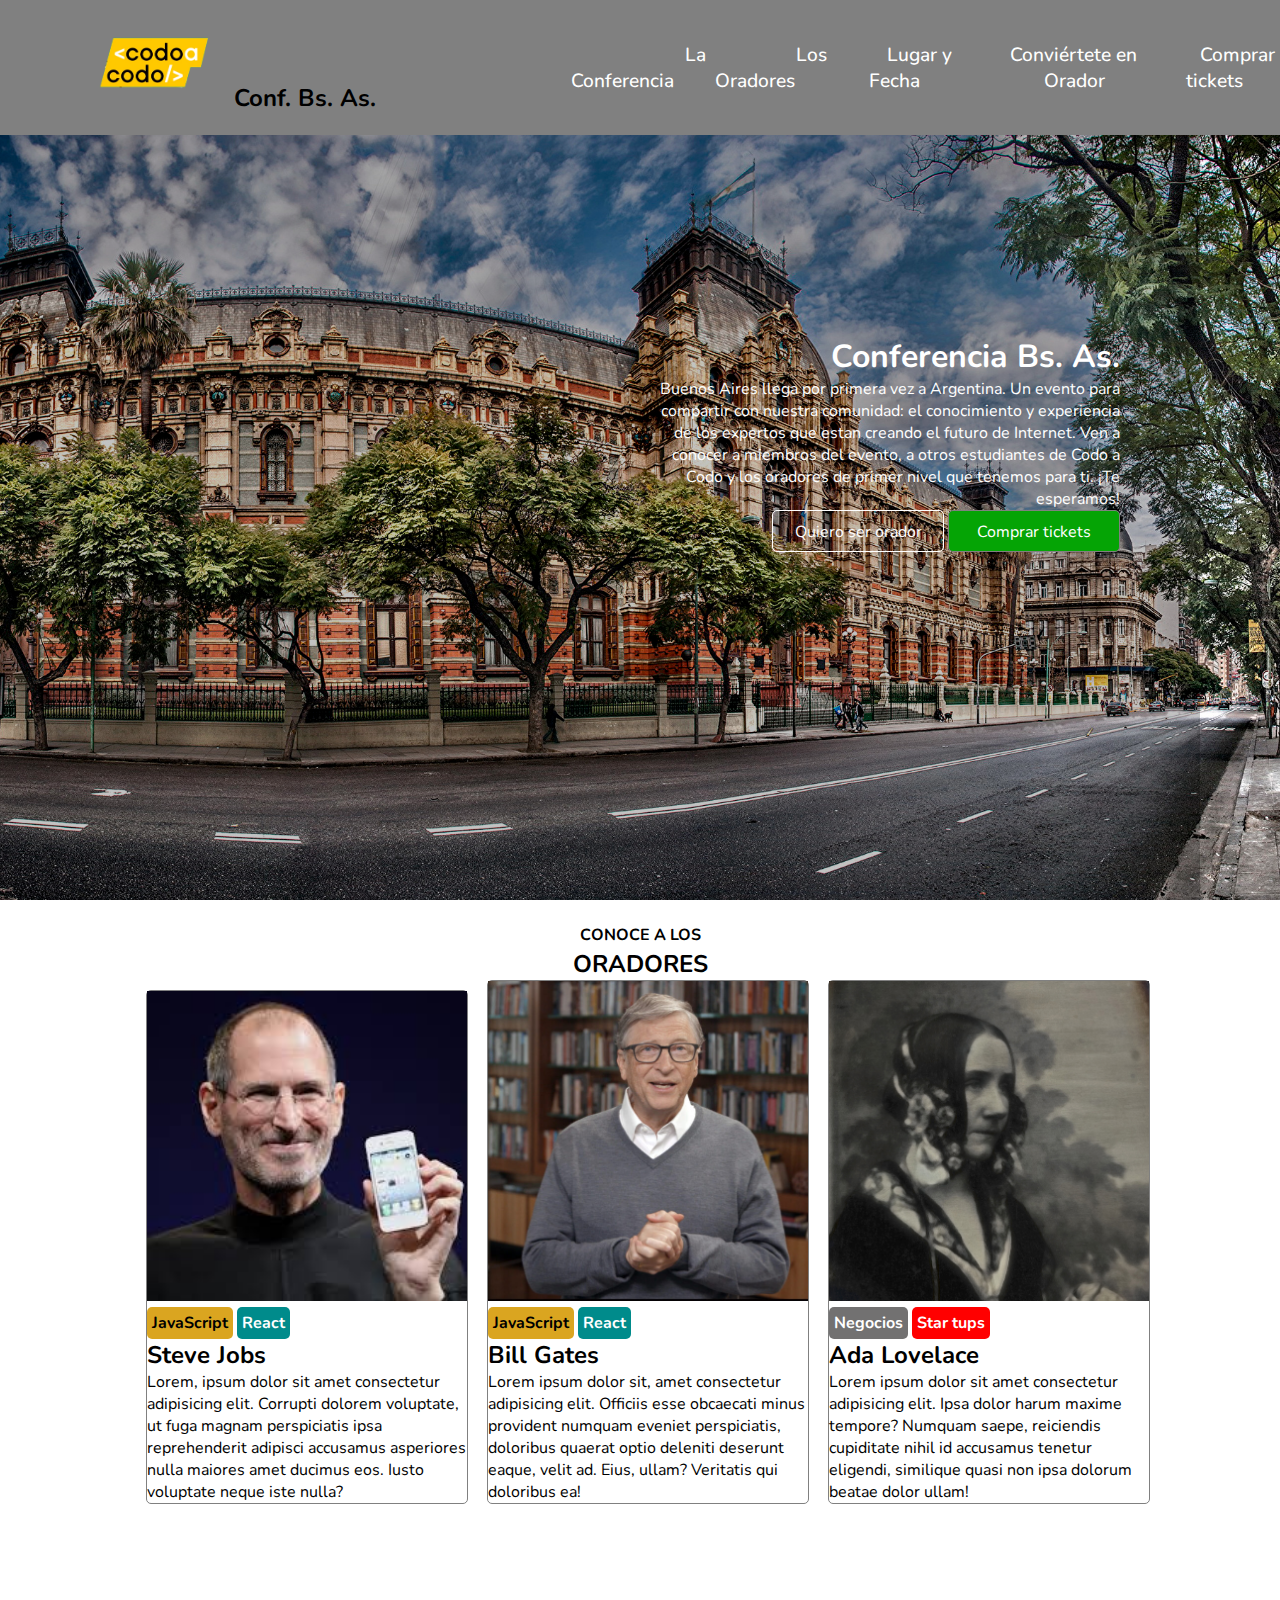
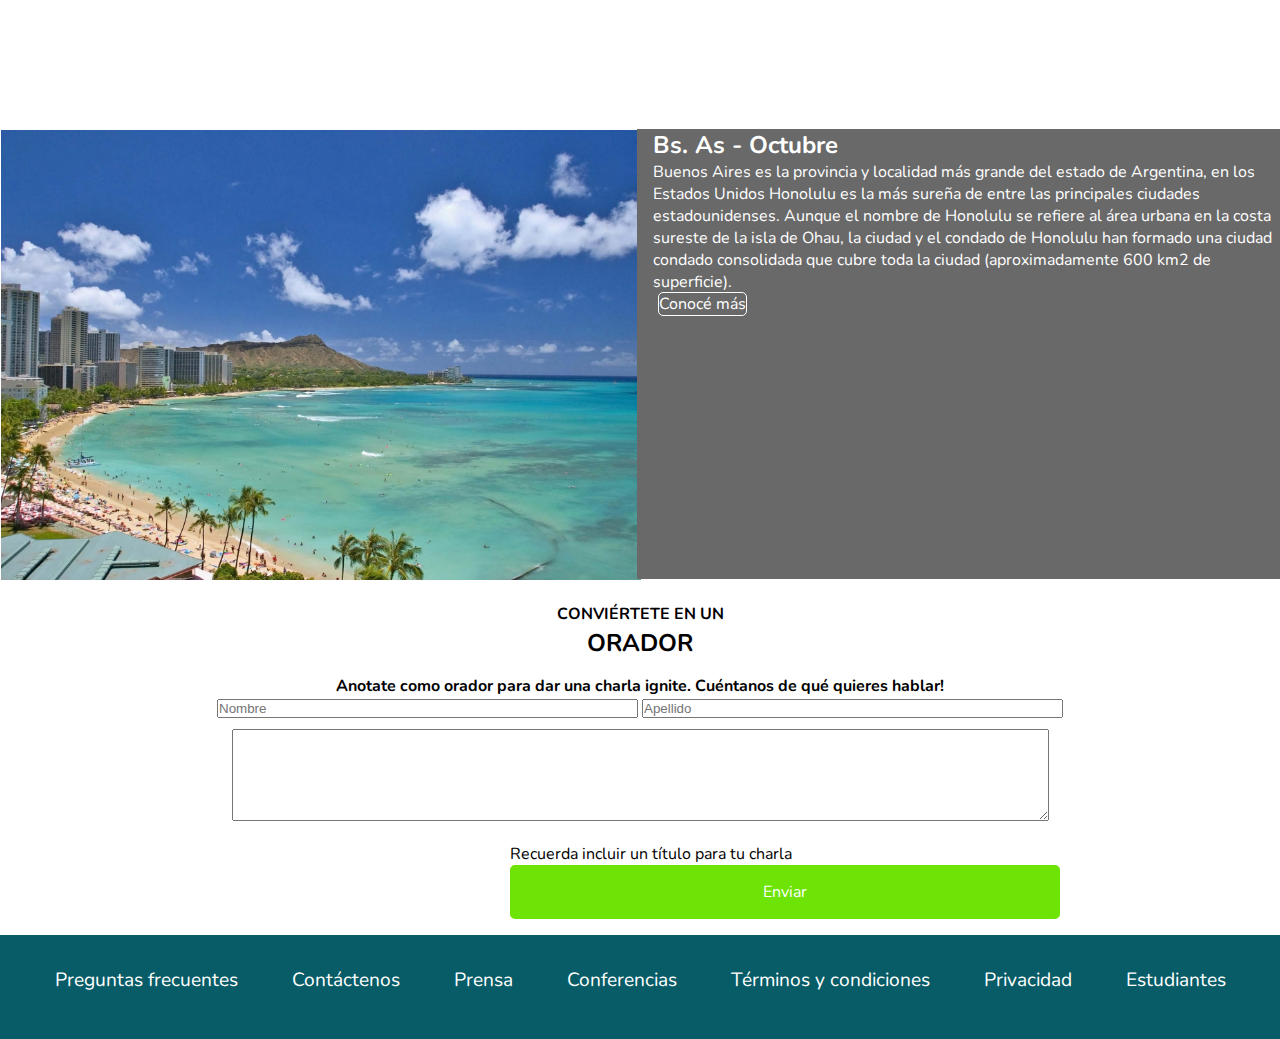
<file: index.html>
<!DOCTYPE html>
<html lang="en">
<head>
    <meta charset="UTF-8">
    <meta http-equiv="X-UA-Compatible" content="IE=edge">
    <meta name="viewport" content="width=>, initial-scale=1.0">
    <title>Proyecto</title>
    <link rel="stylesheet" href="./css/estilo.css">
    <link rel="shortcut icon" href="favicon.ico" type="image/x-icon">

</head>
<body>
    <header class="header">
        <div class="headerNav">
            <div class="contenedorLogo">
                <a href=""><img src="./assets/img/codoacodo.png"alt="Logo"></a>
                <h2>Conf. Bs. As.</h2>
            </div>
            <nav class="navegacion">
                <ul class="listaNav">
                    <li><a class="linkNav" href="#laConferencia">La Conferencia</a></li>
                    <li><a class="linkNav" href="#losOradores">Los Oradores</a></li>
                    <li><a class="linkNav" href="#lugaryFecha">Lugar y Fecha</a></li>
                    <li><a class="linkNav" href="#convierteteEnOrador">Conviértete en Orador</a></li>
                    <li><a class="linkNav" href="./pages/comprar_tickets.html">Comprar tickets</a></li>
                </ul>
            </nav>
        </div>
        <section id="laConferencia" class="laConferencia">
            <div class="imagConferencia">
                
                <div class="textoConferencia">
                    <h1>Conferencia Bs. As.</h1>
                    <p>Buenos Aires llega por primera vez a Argentina. Un evento para compartir con nuestra comunidad: el conocimiento y experiencia de los expertos que estan creando el futuro de Internet. Ven a conocer a miembros del evento, a otros estudiantes de Codo a Codo y los oradores de primer nivel que tenemos para ti. ¡Te esperamos!</p>
                    <a class="ancla1" href="./index.html#convierteteEnOrador">Quiero ser orador</a>
                    <a class="ancla2" href="#">Comprar tickets</a>
                </div>
            </div>
            </section>
    </header>
    <main>
        <section id="losOradores" class="sectionOradores">
            <h2><span class="tituloConoce">CONOCE A LOS</span><br> ORADORES</h2>
            <div class="padreCards">
                <div class="card">
                    <img src="./assets/img/steve.jpg" alt="Steve Jobs">
                            <div>
                                <h4 class="cardBody1">JavaScript</h4>
                                <h4 class="cardBody2">React</h4>
                            </div>
                    <h2>Steve Jobs</h2>
                    <p>Lorem, ipsum dolor sit amet consectetur adipisicing elit. Corrupti dolorem voluptate, ut fuga magnam perspiciatis ipsa reprehenderit adipisci accusamus asperiores nulla maiores amet ducimus eos. Iusto voluptate neque iste nulla?</p>
                </div >
                <div class="card" >
                    <img src="./assets/img/bill.jpg" alt="Bill Gates"> 
                        <div>
                            <h4 class="cardBody1">JavaScript</h4>
                            <h4 class="cardBody2">React</h4>
                        </div>
                    <h2>Bill Gates</h2>
                    <p>Lorem ipsum dolor sit, amet consectetur adipisicing elit. Officiis esse obcaecati minus provident numquam eveniet perspiciatis, doloribus quaerat optio deleniti deserunt eaque, velit ad. Eius, ullam? Veritatis qui doloribus ea!</p>
                </div>
                <div class="card">
                    <img src="./assets/img/ada.jpeg" alt="Ada Lovelace">
                        <div>
                            <h4 class="cardBody3">Negocios</h4>
                            <h4 class="cardBody4">Star tups</h4>
                        </div>
                    <h2>Ada Lovelace</h2>
                    <p>Lorem ipsum dolor sit amet consectetur adipisicing elit. Ipsa dolor harum maxime tempore? Numquam saepe, reiciendis cupiditate nihil id accusamus tenetur eligendi, similique quasi non ipsa dolorum beatae dolor ullam!</p>
                </div>
            </div>
        </section>
        <section id="lugaryFecha" class="lugaryFecha">
            <div class="left">
                <a href=""><img src="./assets/img/honolulu.jpg"alt="Honolulu"></a>   
            </div>
            <div class="right">
                <h2>Bs. As - Octubre</h2>
                <p>Buenos Aires es la provincia y localidad más grande del estado de Argentina, en los Estados Unidos Honolulu es la más sureña de entre las principales ciudades estadounidenses. Aunque el nombre de Honolulu se refiere al área urbana en la costa sureste de la isla de Ohau, la ciudad y el condado de Honolulu han formado una ciudad condado consolidada que cubre toda la ciudad (aproximadamente 600 km2 de superficie).</p>
                <a class="ancla3" href="">Conocé más</a>
            </div>
        </section>
        <section id="convierteteEnOrador" class="convierteteEnOrador">
            <h2><span class="tituloConviertete">CONVIÉRTETE EN UN</span><br> ORADOR</h2>
            <p><strong>Anotate como orador para dar una charla ignite. Cuéntanos de qué quieres hablar!</strong></P>
            <form action="" autocomplete="on">
                <div class="nombreApellido">
                    <input type="text" placeholder="Nombre" required size="50px">
                    <input type="text" placeholder="Apellido" required size="50px">
                </div>
                <div>
                    <textarea name="" id="" cols="100" rows="6" placeholder="Sobre qué quieres hablar?" required>
                    </textarea>
                </div>
                <div class="texto">
                    <p>Recuerda incluir un título para tu charla</p>
                </div>
                <div class="boton">
                    <a class="ancla4" href="">Enviar</a>
                </div>
            </form>
        </section>
    </main>
    <footer class="footer">
        <div>
            <a href="" class="linkFooter">Preguntas frecuentes</a>
            <a href="" class="linkFooter">Contáctenos</a>
            <a href="" class="linkFooter">Prensa</a>
            <a href="" class="linkFooter">Conferencias</a>
            <a href="" class="linkFooter">Términos y condiciones</a>
            <a href="" class="linkFooter">Privacidad</a>
            <a href="" class="linkFooter">Estudiantes</a>
        </div>
    </footer>
</body>
</html>
</file>
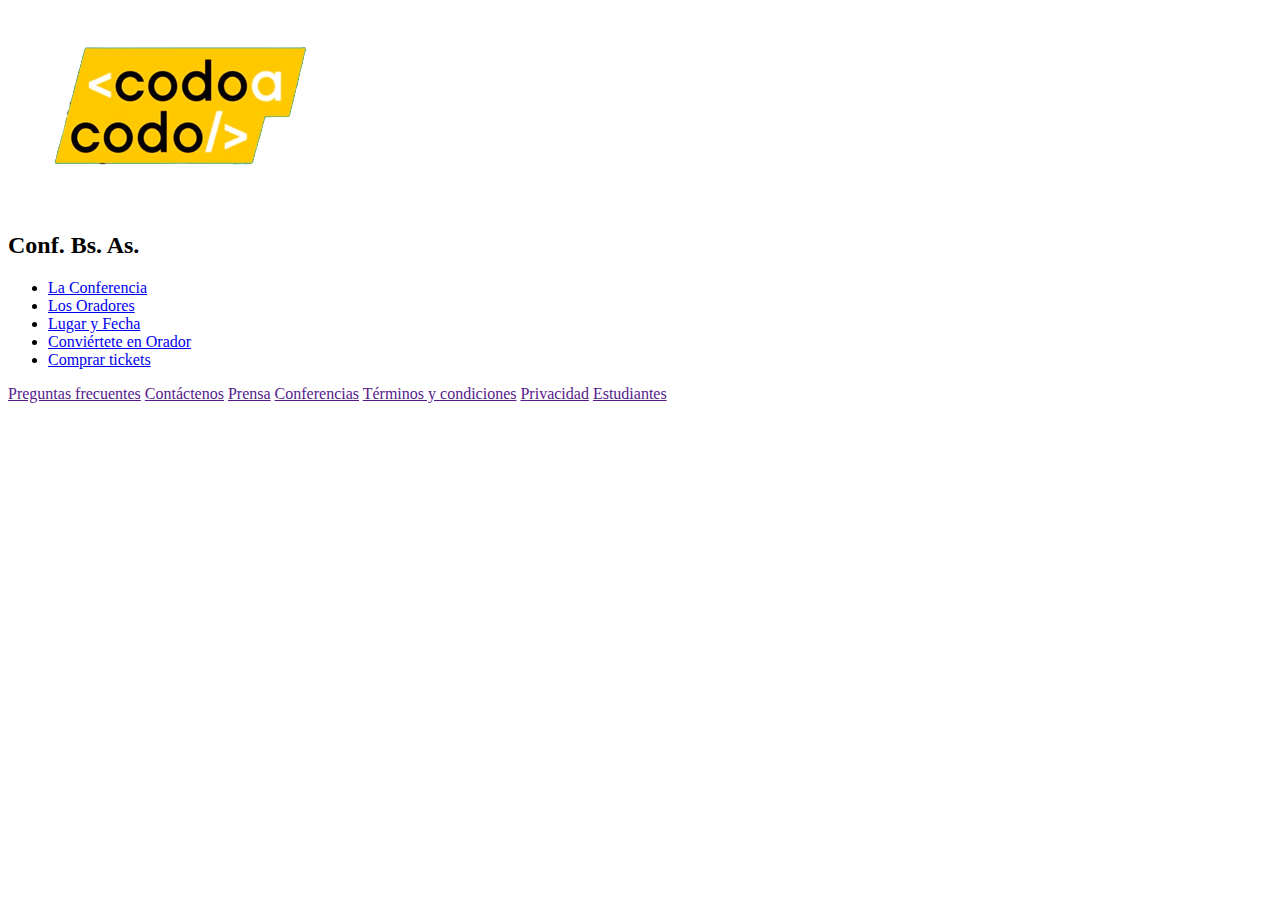
<file: pages/comprar_tickets.html>
<!DOCTYPE html>
<html lang="en">
<head>
    <meta charset="UTF-8">
    <meta http-equiv="X-UA-Compatible" content="IE=edge">
    <meta name="viewport" content="width=>, initial-scale=1.0">
    <title>Proyecto</title>
    <link rel="stilesheet" href="../css/estilo.css">
</head>
<body>
    <header>
        <div>
            <a href="../index.html"><img src="../assets/img/codoacodo.png"alt="Logo"></a>
            <h2>Conf. Bs. As.</h2>
        </div>
        <nav>
            <ul>
                <li><a href="../index.html#laConferencia">La Conferencia</a></li>
                <li><a href="../index.html#losOradores">Los Oradores</a></li>
                <li><a href="../index.html#lugaryFecha">Lugar y Fecha</a></li>
                <li><a href="../index.html#convierteteEnOrador">Conviértete en Orador</a></li>
                <li><a href="#">Comprar tickets</a></li>
            </ul>
        </nav>
        
    </header>
    <main>
       
    </main>
    <footer>
        <div>
            <a href="">Preguntas frecuentes</a>
            <a href="">Contáctenos</a>
            <a href="">Prensa</a>
            <a href="">Conferencias</a>
            <a href="">Términos y condiciones</a>
            <a href="">Privacidad</a>
            <a href="">Estudiantes</a>
        </div>
    </footer>
</body>
</html>
</file>
<file: css/estilo.css>
@import url('https://fonts.googleapis.com/css2?family=Alkatra:wght@400;500&family=Nunito:wght@200;300;400;500;700&display=swap');

body{
    font-family: 'Alkatra', cursive;
    font-family: 'Nunito', sans-serif;
   
}

*{
    margin: 0;
    padding: 0;
}

.header{
    background-color:grey;
    height: 100vh;
}

.headerNav{
    height: 15%;
    display: flex;
    justify-content: space-between;
    /*padding: 1rem 3rem;*/
    align-items: center;
    /*position: absolute;*/
    /*text-align: right;*/
}


body{
    height: 1200px;
}

.contenedorLogo{
    display: inline-block;
    width: 28%;
    padding-left: 5rem;
}

.contenedorLogo img{
    width: 150px;
    display: inline-block;
    /*padding-top: 2rem;*/
   
}

.contenedorLogo h2{
    display: inline-block;
}

.navegacion{
    /*background-color: aqua;*/
    /*display: inline-block;*/
    width: 55%;
    text-align: right;
    padding-right: 5px;
    display: flex;
   /*align-items: center;*/
    padding-left: 3rem;
    /*justify-content: space-between;*/
    position: right;  
}

.listaNav li{
    display: inline-block;
    list-style: none;
    text-align: right;
    align-items: right;
    position: right;
}

.listaNav{
   /*display: inline-block;*/
   /*background-color: blue;*/
    list-style: none;
    display: flex;
    align-items: center;
    /*align-items: right;*/
    position: right;
}

.linkNav{
    /*background-color: brown;*/
    text-decoration: none;
    color: white;
    font-size: 1.2rem;
    font-weight: 500;
    padding-right: 2rem;
    align-items: right;
    position: right;
    /*margin-right: 1rem;*/
    /*align-self: ;*/
}

.ancla1{
    display: inline-block;
    width: 150px;
    height: 20px;
    border: 1px solid white;
    padding: 10px;
    text-align: center;
    color: white;
    text-decoration: none;
    border-radius: 5px;
}

.ancla2{
    display: inline-block;
    width: 150px;
    height: 20px;
    background-color: rgb(5, 164, 5);
    border: 1px solid gray;
    padding: 10px;
    text-align: center;
    color: white;
    text-decoration: none;
    border-radius: 5px;
}
.imagConferencia{
    background-color: rgba(0, 0, 0, 0.23);
    height: 100%;
    z-index: 1;
    /*margin-bottom: 10px;*/
}

.laConferencia{
    height: 85%;
    background-image: url("../assets/img/ba1.jpg");
    background-size: cover;
    background-position: center;
    background-repeat: no-repeat;
    padding-right: 5rem;
    display: flex;
    align-items: center;
    justify-content: flex-end;
    /*margin-bottom: 30px;*/
    /*flex-wrap: wrap;*/
    /*flex-direction: row;*/     
}

.textoConferencia{
    color: white;
    display: block;
    width: 40%;
    /*height: 45%;*/
    z-index: 2;
    /*justify-content: space-between;
    align-items: center;*/
    /*padding-right: 5rem*/
    /*position: right;*/
    /*justify-content: flex-end;*/
    /*align-items: center;*/
    /*background-color: blueviolet;*/
    /*justify-content: flex-end;*/
    align-items: center;
    /*display: flex;*/
    text-align: right;
    /*margin-bottom: 1rem;*/
    margin: 200px;
    margin-left: auto;
    margin-right: 5rem;   
}

.sectionOradores{
    height: 85vh;
    margin-bottom: 3rem;
    text-align: center;  
    padding-top: 1rem;
}

.tituloConoce{
    font-size: 1rem;
}

.padreCars{
    /*display: flex;*/
    height: 80%;
    width: 70%;
    /*margin: 0 auto;*/
    text-align: center;
    /*padding-bottom: 1rem;*/
    flex-wrap: wrap;
    /*background-color: cornflowerblue;*/
    
}
.card{
    display: inline-block;
    height: 80%;
    width: 25%;
    border: 1px solid gray;
    margin-left: 15px;
    border-radius: 5px;
    text-align: left;
    /*margin-bottom: 15px;*/
    /*padding-bottom: 1rem;*/
    /*padding-left: 1rem;*/
    /*background-color: aqua;
    margin-bottom: 15px;*/
    
}

.card img{
    height: 55%;
    width: 100%;
    object-fit: cover;
}

.cardBody1{
    /*width: 100%;*/
    padding: 5px;
    display: inline-block;
    background-color: goldenrod;
    border-radius: 5px;
}

.cardBody2{
    display: inline-block;
    background-color: darkcyan;
    border-radius: 5px;
    color: white;
    padding: 5px;
}

.cardBody3{
    display: inline-block;
    background-color: rgb(114, 113, 113);
    border-radius: 5px;
    color: white;
    padding: 5px;
}

.cardBody4{
    display: inline-block;
    background-color: red;
    border-radius: 5px;
    color: white;
    padding: 5px;
}

.lugaryFecha{
    height: 50vh;
    position: relative;
    display: flex; 
}

.left{
    width: 50%;
    height: 100%;
    display: inline-block;
    border: 1px solid white;
   /* background-image: url("../assets/img/honolulu.jpg");
    background-size: cover;
    background-position: center;
    background-repeat: no-repeat;
    position: absolute;
    top: 0;
    left: 0;*/
    
}

.left img{
    height: 100%;
    width: 100%;
    object-fit: cover;
}

.right{
    display: inline-block;
    width: 49%;
    height: 100%;
    background-color: dimgrey;
    color:white;
    position: absolute;
    top: 0;
    right: 0;
    font-size: 1rem;
    padding-left: 1rem;   
}

.ancla3{
    width: 100px;
    height: 10px;
    border: 1px solid white;
    /*padding: 0;*/
    text-align: center;
    color: white;
    text-decoration: none;
    align-items: center;
    margin-top: 10px;
    /*padding-top: 1rem;*/
    border-radius: 5px;
    margin: 5px;
}

.convierteteEnOrador{
    text-align: center;
    padding-top: 1rem;
    /*padding-bottom: 1rem;*/
}

.tituloConviertete{
    font-size: 1rem;
}

.convierteteEnOrador p{
    padding-top: 1rem;
}
.nombreApellido{
    /*width: 70%;*/
    margin: auto;
    margin-bottom: 10px;
    /*display: inline-block;*/
}

.texto{
    /*background-color: chocolate;*/
    margin-left: 510px;
    width: 50%;
    text-align: left;
    /*align-items: center;*/
    /*justify-content: center;*/
    font-size: 1rem;
    margin-top: 0;
}

.boton{
    background-color: rgb(109, 228, 6);
    padding-top: 1rem;
    padding-bottom: 1rem;
    width: 43%;
    margin-bottom: 1rem;
    text-align: center;
    align-items: center;
    margin-left: 510px;
    border-radius: 5px;
}
.ancla4{
    /*background-color: rgba(128, 255, 0, 0.898);*/
    /*height: 100%;*/
    /*padding-top: 0;*/
    /*padding-right: 1rem;*/
    /*padding-bottom: 1rem;*/
    /*padding-left: 1rem;*/
    /*margin-bottom: 0;*/
    /*padding: 2px 15px 2px 15px ;*/
    /*width: -100px;*/
    /*width: 550px;
    margin-left: 0;*/
    /*height: 10px;*/
    /*background-color: rgb(1, 65, 1);*/
    /*border: 1px solid rgba(128, 255, 0, 0.898);
    padding: 10px;
    text-align: center;*/
    color: white;
    text-decoration: none;
    text-align: center;
   
}

.footer{
    height: 8vh;
    background-color: rgb(7, 92, 103);
    /*color:white;*/
    padding-top: 2rem;
    display: block;
    align-items: center;
    text-align: center;
    position: center;
    /*text-decoration: none;*/
    /*margin: auto;*/

}

.linkFooter{
    /*background-color: cadetblue;*/
    text-decoration: none;
    color: white;
    align-items: center;
    position: center;
    margin: 25px;
    padding: auto;
    text-align: center;
    font-size: 1.2rem;
    /*margin: auto;*/
}
</file>
